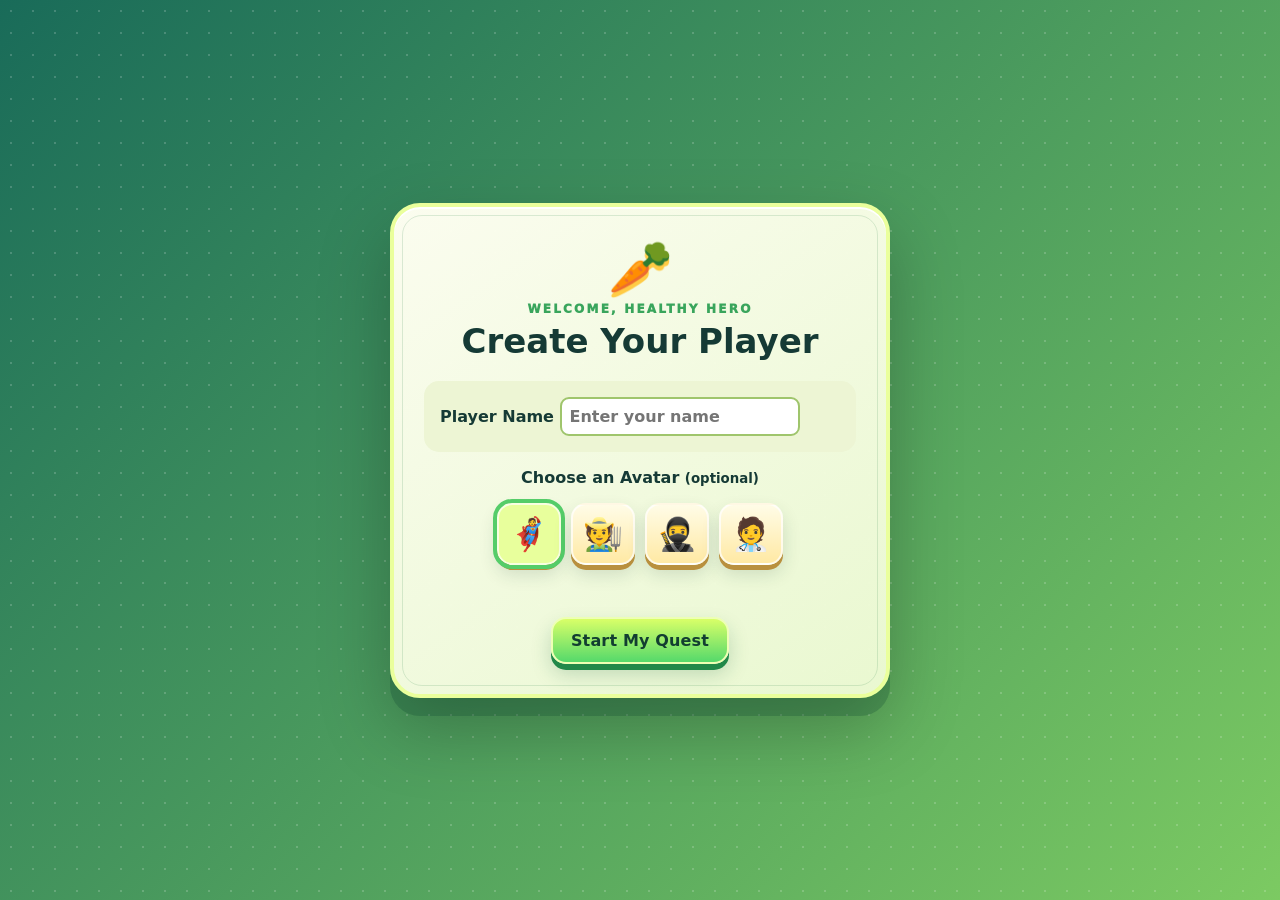
<file: index.html>
<!doctype html>
<html lang="en">
<head>
  <meta charset="utf-8">
  <meta name="viewport" content="width=device-width,initial-scale=1,maximum-scale=1,user-scalable=no">
  <meta name="theme-color" content="#173c38">
  <title>Nutrition Quest: Healthy Heroes</title>
  <link rel="stylesheet" href="style.css?v=20260725-1">
</head>
<body>
  <main id="app">
    <canvas id="game" aria-label="Nutrition Quest game canvas"></canvas>

    <section id="register" class="screen panel-screen">
      <div class="panel small register-panel">
        <div class="logo-mark">🥕</div><p class="eyebrow">WELCOME, HEALTHY HERO</p>
        <h2>Create Your Player</h2>
        <label>Player Name <input id="registerName" type="text" maxlength="20" placeholder="Enter your name" autocomplete="nickname"></label>
        <p class="avatar-title">Choose an Avatar <small>(optional)</small></p>
        <div id="avatarChoices" class="avatar-choices">
          <button class="avatar-choice selected" data-avatar="🦸">🦸</button><button class="avatar-choice" data-avatar="🧑‍🌾">🧑‍🌾</button><button class="avatar-choice" data-avatar="🥷">🥷</button><button class="avatar-choice" data-avatar="🧑‍⚕️">🧑‍⚕️</button>
        </div>
        <p id="registerError" class="form-error"></p><button id="registerBtn" class="primary">Start My Quest</button>
      </div>
    </section>

    <section id="menu" class="screen">
      <div class="menu-card">
        <div class="logo-mark">🥕</div>
        <p class="eyebrow">NUTRITION MONTH ADVENTURE</p>
        <h1>Nutrition Quest</h1>
        <h2>Healthy Heroes</h2>
        <p class="tagline">Rise healthy. Fight junk. Save the city.</p>
        <nav class="menu-buttons">
          <button data-action="modes" class="primary">▶ Play</button>
          <button data-action="levels">🗺 Level Select</button>
          <button data-action="scores">🏆 High Scores</button>
          <button data-action="global">🌍 Global Leaderboards</button>
          <button data-action="multiplayer">🤝 Online Co-op</button>
          <button data-action="roulette">🎰 Starter Roulette</button>
          <button id="progressionAdminButton" data-action="progressionAdmin" class="hidden">🔐 Progression Admin</button>
          <button data-action="how">❔ How To Play</button>
          <button data-action="settings">⚙ Settings</button>
          <button data-action="credits">★ Credits</button>
          <button data-action="exit">↪ Exit</button>
        </nav>
        <div id="bpCounter" class="bp-counter">BP 0</div><div id="saveSummary" class="save-summary"></div>
        <div class="mini-credits">Created by Francis Don Rellon<br>Development Assistance: <a href="http://Arena.ai" target="_blank">Arena.ai</a> and ChatGPT<br>Inspired by <a href="http://Survivor.io" target="_blank">Survivor.io</a></div>
      </div>
      <div class="menu-art" aria-hidden="true"><div class="hero-orb">🦸</div><div class="float-food f1">🍎</div><div class="float-food f2">🥦</div><div class="float-food f3">🥛</div></div>
    </section>

    <section id="modes" class="screen panel-screen"><div class="panel wide"><button class="back" data-back>← Back</button><p class="eyebrow">CHOOSE HOW TO PLAY</p><h2>Game Mode</h2><div class="mode-grid"><button id="classicMode" class="mode-card"><span>🗺️</span><b>Classic Mode</b><small>Survive the countdown, defeat the stage boss, and unlock the city.</small></button><button id="endlessMode" class="mode-card endless"><span>♾️</span><b>Endless Mode</b><small>No time limit. Boss every ten minutes, with random junk-food swarms. Survive as long as you can.</small></button></div></div></section>

    <section id="scores" class="screen panel-screen"><div class="panel wide"><button class="back" data-back>← Back</button><p class="eyebrow">PERSONAL RECORDS</p><h2>🏆 Hall of Healthy Heroes</h2><div id="scoreBoards" class="score-boards"></div></div></section>

    <section id="global" class="screen panel-screen"><div class="panel leaderboard-panel"><button class="back" data-back>← Back</button><p class="eyebrow">WORLDWIDE HEALTHY HEROES</p><h2>🌍 Global Leaderboards</h2><div class="leader-toolbar"><div id="leaderTabs"><button data-category="score" class="active">Endless Score</button><button data-category="survival">Longest Survival</button><button data-category="level">Highest Level</button><button data-category="bosses">Bosses Defeated</button></div><div class="leader-search"><input id="leaderSearch" placeholder="Search username"><button id="leaderSearchBtn">Search</button><button id="leaderRefresh">↻ Refresh</button></div></div><div id="leaderStatus" class="leader-status">Connect a Supabase project to enable worldwide rankings.</div><div id="leaderPodium" class="leader-podium"></div><div id="leaderList" class="leader-list"></div><div id="myGlobalRank"></div><small id="leaderUpdated"></small></div></section>

    <section id="multiplayer" class="screen panel-screen"><div class="panel multiplayer-panel"><button class="back" data-back>← Back</button><p class="eyebrow">SUPABASE REALTIME</p><h2>🤝 Online Co-op</h2><div id="mpConnection" class="mp-connection offline">● Offline</div><div class="mp-actions"><button id="mpCreate" class="primary">Create Room</button><div class="mp-join"><input id="mpRoomInput" maxlength="6" placeholder="ROOM CODE"><button id="mpJoin">Join Room</button></div></div><div id="mpLobby" class="mp-lobby hidden"><div class="room-code"><small>ROOM CODE</small><b id="mpRoomCode">------</b><button id="mpCopy">Copy Code</button></div><div id="mpPlayerList" class="mp-player-list"></div><div class="mp-lobby-actions"><button id="mpReady">Not Ready</button><button id="mpStart" class="primary hidden">Start Game</button><button id="mpLeave" class="danger">Leave Room</button></div><p id="mpLobbyMessage">Waiting for players…</p></div><p class="hint">2–3 players. The host controls enemies, bosses, loot and the world simulation. Each player controls their own hero and upgrades independently.</p></div></section>

    <section id="roulette" class="screen panel-screen"><div class="panel roulette-panel"><button class="back" data-back>← Back</button><p class="eyebrow">PERMANENT PROGRESSION</p><h2>🎰 Starter Weapon Roulette</h2><div class="roulette-balance">Battle Points <b id="rouletteBP">0 BP</b></div><div id="rouletteWindow" class="roulette-window"><div id="rouletteTrack">Choose Spin to reveal an exclusive starter weapon.</div></div><div class="roulette-actions"><button id="rouletteSpin" class="primary">Spin · 250 BP</button><button id="rouletteSkip">Skip Animation</button></div><div id="pityStatus" class="pity-status"></div><h3>Exclusive Collection</h3><div id="starterCollection" class="starter-collection"></div></div></section>

    <section id="progressionAdmin" class="screen panel-screen"><div class="panel wide progression-admin-panel"><button class="back" data-back>← Back</button><h2>🔐 Supabase Progression Administrator</h2><div class="admin-search"><input id="adminPlayerSearch" placeholder="Search player name"><button id="adminSearchButton">Search</button></div><select id="adminPlayerList" size="6"></select><div id="adminPlayerDetails"></div><div class="admin-control-grid"><input id="adminBPAmount" type="number" value="250" min="0"><button data-admin-action="add_bp">Add BP</button><button data-admin-action="remove_bp">Remove BP</button><button data-admin-action="set_bp">Set BP</button><button data-admin-action="reset_bp">Reset BP</button><select id="adminStarterWeapon"></select><input id="adminStarRank" type="number" min="0" max="5" value="5"><button data-admin-action="unlock">Unlock Weapon</button><button data-admin-action="lock">Lock Weapon</button><button data-admin-action="star">Set Star Rank</button><button data-admin-action="grant_mythic">Grant Mythic</button><button data-admin-action="reset_progression" class="danger">Reset Progression</button><button data-admin-action="ban" class="danger">Ban Player</button><button data-admin-action="unban">Unban Player</button></div><p class="hint">Every action is server-verified and recorded in the administrator log.</p></div></section>

    <section id="starterSelectModal" class="overlay hidden"><div class="modal starter-select-modal"><p class="eyebrow">CHOOSE ONE EXCLUSIVE STARTER</p><h2>Select Your Starter Weapon</h2><p>This dedicated weapon does not consume a normal weapon slot.</p><div id="starterSelectGrid" class="starter-select-grid"></div><button id="starterSelectCancel">Cancel</button></div></section>

    <section id="starterReveal" class="overlay hidden"><div class="modal starter-reveal-modal"><p id="revealRarity"></p><div id="revealIcon"></div><h2 id="revealName"></h2><p id="revealDuplicate"></p><div id="revealStars"></div><button id="revealClose" class="primary">Continue</button></div></section>

    <section id="levels" class="screen panel-screen">
      <div class="panel wide"><button class="back" data-back>← Back</button><p class="eyebrow">CHOOSE YOUR MISSION</p><h2>Level Select</h2><div id="levelGrid" class="level-grid"></div></div>
    </section>

    <section id="how" class="screen panel-screen">
      <div class="panel"><button class="back" data-back>← Back</button><h2>How To Play</h2>
        <div class="help-grid">
          <article><b>⌨ Move</b><p>Use WASD or Arrow Keys. Your hero attacks automatically.</p></article>
          <article><b>💨 Dash</b><p>Press Space to dash with brief invulnerability.</p></article>
          <article><b>⬆ Grow</b><p>Collect green XP orbs. Pick one of three upgrades each level.</p></article>
          <article><b>👑 Win</b><p>Survive the timer, then defeat the stage boss.</p></article>
          <article><b>🧠 Learn</b><p>Answer nutrition quizzes for healing, XP and score.</p></article>
          <article><b>⏸ Pause</b><p>Press Escape or P. Touch controls appear on mobile.</p></article>
        </div><p class="hint">Tip: evolved weapons require a max-level weapon and its matching passive.</p>
      </div>
    </section>

    <section id="settings" class="screen panel-screen">
      <div class="panel small"><button class="back" data-back>← Back</button><h2>Settings</h2>
        <label>Player Name <input id="settingsName" type="text" maxlength="20"></label>
        <button id="saveName">Save Player Name</button>
        <button id="changePlayer" class="change-player">👤 Change Player / New User</button>
        <label>Music <input id="musicToggle" type="checkbox"></label>
        <label>Sound Effects <input id="sfxToggle" type="checkbox"></label>
        <label>Screen Shake <input id="shakeToggle" type="checkbox"></label>
        <label>Master Volume <input id="volume" type="range" min="0" max="1" step="0.05"></label>
        <h3>Mobile Joystick</h3>
        <label>Joystick Size <input id="joystickSize" type="range" min="80" max="180" step="5"></label>
        <label>Joystick Opacity <input id="joystickOpacity" type="range" min="0.2" max="1" step="0.05"></label>
        <button id="adjustJoystick">Drag Joystick Position</button><button id="resetJoystick">Reset Joystick Position</button>
        <button id="resetSave" class="danger">Reset Save Data</button>
      </div>
    </section>

    <section id="credits" class="screen panel-screen"><div class="panel small credits-panel"><button class="back" data-back>← Back</button><div class="credits-scroll"><p class="eyebrow">NUTRITION QUEST</p><h2>Healthy Heroes</h2><h3>Created by</h3><p class="credit-name">Francis Don Rellon</p><h3>Development Assistance</h3><p><a href="http://Arena.ai" target="_blank">Arena.ai</a><br>ChatGPT</p><h3>Inspired by</h3><p><a href="http://Survivor.io" target="_blank">Survivor.io</a></p><hr><p>An original educational survival adventure created with vanilla HTML, CSS, JavaScript and Canvas.</p><p>Graphics and sound are generated in real time.</p><p class="hint">Eat a varied diet, drink water, and stay active!</p></div></div></section>

    <section id="hud" class="hidden">
      <div class="hud-top"><div class="player-cluster"><div id="hudPlayer" class="hud-player"></div><div class="health-shell"><span>❤</span><div class="bar"><i id="hpBar"></i><em id="hpText"></em></div></div><div class="top-progress"><div class="level-badge">LV <b id="playerLevel">1</b></div><div class="xp-wrap"><span>XP <b id="xpText">0 / 1</b></span><div class="bar"><i id="xpBar"></i></div></div></div></div><div class="stage-info"><b id="stageText"></b><span id="timerText"></span><small id="bossWarning"></small></div><div class="score-box">SCORE <b id="scoreText">0</b><small id="endlessStats"></small></div></div>
      <div id="bossHud" class="boss-hud hidden"><span id="bossName"></span><div class="bar boss"><i id="bossBar"></i></div></div>
      <div id="weaponTray" aria-label="Equipped weapons"></div>
      <div class="hud-bottom"><div id="dashHud" class="dash-hud">SPACE <i></i></div><button id="pauseBtn">Ⅱ</button></div>
    </section>

    <section id="choiceModal" class="overlay hidden"><div class="modal"><p class="eyebrow">LEVEL UP!</p><h2>Choose an Upgrade</h2><div id="choices" class="choices"></div></div></section>
    <section id="quizModal" class="overlay hidden"><div class="modal quiz"><div class="quiz-timer"><b id="quizTimerText">5.0</b><i id="quizTimerBar"></i></div><p class="eyebrow">NUTRITION CHALLENGE</p><h2 id="quizQuestion"></h2><div id="quizAnswers" class="quiz-answers"></div><p id="quizFeedback"></p></div></section>
    <section id="pauseModal" class="overlay hidden"><div class="modal small"><h2>Game Paused</h2><button id="resumeBtn" class="primary">Resume</button><button id="quitBtn">Quit to Menu</button></div></section>
    <section id="resultModal" class="overlay hidden"><div class="modal result"><div id="resultIcon">🏆</div><h2 id="resultTitle"></h2><p id="resultBody"></p><div id="resultStats"></div><button id="continueBtn" class="primary">Continue</button><button id="resultMenuBtn">Main Menu</button><button id="resultScoresBtn">High Scores</button></div></section>

    <div id="touchControls" class="hidden"><div id="joystick"><i></i></div><button id="dashTouch">DASH</button></div>
    <div id="toast"></div>
  </main>
  <script src="leaderboard-config.js"></script>
  <script src="multiplayer-v4.js?v=20260725-2"></script>
  <script src="quiz-questions.js?v=20260725-1"></script>
  <script src="script.js?v=20260725-2"></script>
  <script src="starter-gacha.js?v=20260725-2"></script>
  <script src="developer-admin.js?v=20260725-1"></script>
</body>
</html>
</file>
<file: style.css>
/* Nutrition Quest — responsive interface */
:root{--ink:#153a35;--green:#36c96d;--lime:#baf24a;--cream:#fff9dc;--orange:#ff9d3d;--red:#ef5064;--blue:#4ec9e8;--panel:rgba(255,255,244,.96)}
*{box-sizing:border-box}html,body,#app{margin:0;width:100%;height:100%;overflow:hidden;font-family:system-ui,-apple-system,"Segoe UI",sans-serif;color:var(--ink)}body{background:#123c36}button,input{font:inherit}button{border:2px solid rgba(255,255,255,.7);cursor:pointer;color:var(--ink);font-weight:900;background:linear-gradient(180deg,#fffce7,#ffe9a4);border-radius:15px;padding:12px 18px;box-shadow:0 5px 0 #b9903e,0 9px 18px rgba(29,67,53,.16);transition:.12s transform,.12s filter,.12s box-shadow;letter-spacing:.15px}button:hover{filter:brightness(1.06) saturate(1.08);transform:translateY(-2px);box-shadow:0 7px 0 #b9903e,0 13px 22px rgba(29,67,53,.2)}button:active{transform:translateY(3px);box-shadow:0 2px 0 #b9903e}.primary{color:#123e31;background:linear-gradient(180deg,#d9ff68,#55d96b);border-color:#edffb4;box-shadow:0 6px 0 #218849,0 10px 20px rgba(18,99,61,.22)}.danger{background:#ff7882;box-shadow:0 5px 0 #b8364e;color:white}canvas{position:absolute;inset:0;width:100%;height:100%;background:#74cb7c}.screen{position:absolute;inset:0;display:none;z-index:10}.screen.active{display:flex}#menu{align-items:center;justify-content:center;gap:6vw;background:radial-gradient(circle at 70% 35%,rgba(225,255,135,.78),transparent 32%),linear-gradient(135deg,#1f8067,#4dcf79 55%,#d6e85f);overflow:hidden}.screen:before{content:"";position:absolute;inset:0;opacity:.18;background-image:radial-gradient(#fff 1.3px,transparent 1.3px);background-size:22px 22px}.menu-card,.panel{position:relative;z-index:2;background:linear-gradient(145deg,rgba(255,255,242,.98),rgba(239,251,213,.96));border:4px solid #eaff9c;border-radius:30px;box-shadow:inset 0 2px 0 #fff,0 18px 0 rgba(12,65,47,.24),0 30px 70px rgba(0,0,0,.25);padding:30px;max-height:94vh;overflow:auto}.menu-card:after,.panel:after{content:"";position:absolute;inset:8px;border:1px solid rgba(70,147,91,.18);border-radius:20px;pointer-events:none}.menu-card{width:min(430px,92vw);text-align:center}.logo-mark{font-size:52px;filter:drop-shadow(0 5px 0 #ffcb45);animation:bob 2s ease-in-out infinite}.eyebrow{font-size:12px;font-weight:1000;letter-spacing:2.2px;color:#39a55c;margin:4px}.menu-card h1{font-size:clamp(38px,6vw,62px);line-height:.9;margin:8px 0;color:#1b7358;text-shadow:0 3px #bff06d}.menu-card h2{margin:4px;color:#ee7745}.tagline{font-weight:700}.menu-buttons{display:grid;grid-template-columns:1fr 1fr;gap:10px}.menu-buttons .primary{grid-column:1/-1;font-size:19px}.save-summary{font-size:12px;margin-top:15px;color:#608078}.menu-art{position:relative;width:320px;height:440px}.hero-orb{position:absolute;inset:70px 15px auto;font-size:190px;text-align:center;filter:drop-shadow(0 25px 8px rgba(0,0,0,.25));animation:bob 2.3s ease-in-out infinite}.float-food{position:absolute;font-size:55px;animation:float 3s ease-in-out infinite}.f1{top:20px;left:0}.f2{right:0;top:110px;animation-delay:-1s}.f3{bottom:20px;left:20px;animation-delay:-2s}@keyframes bob{50%{transform:translateY(-9px)}}@keyframes float{50%{transform:translateY(-18px) rotate(9deg)}}.panel-screen{align-items:center;justify-content:center;background:linear-gradient(135deg,#196b59,#7cca62)}.panel{width:min(780px,94vw)}.panel.wide{width:min(1050px,96vw)}.panel.small{width:min(500px,92vw)}.panel h2{font-size:34px;margin:5px 0 20px}.back{float:right;padding:8px 13px}.level-grid{display:grid;grid-template-columns:repeat(5,1fr);gap:12px}.level-card{min-height:132px;padding:12px;color:white;text-align:left;position:relative;overflow:hidden;box-shadow:0 5px 0 rgba(0,0,0,.24)}.level-card b{font-size:30px;display:block}.level-card span{display:block;font-size:12px}.level-card.locked{filter:grayscale(.8);opacity:.65}.level-card .lock{position:absolute;right:10px;bottom:6px;font-size:25px}.help-grid{display:grid;grid-template-columns:1fr 1fr;gap:12px}.help-grid article{padding:15px;border-radius:16px;background:#eef8d0}.help-grid p{margin:5px 0;font-size:14px}.hint{padding:12px;background:#d9f6eb;border-radius:12px}.panel label{display:flex;align-items:center;justify-content:space-between;padding:16px;margin:9px 0;border-radius:15px;background:#edf5d4;font-weight:800}.panel input[type=checkbox]{width:24px;height:24px}.panel input[type=range]{width:55%}
/* HUD */
#hud{position:absolute;inset:0;z-index:5;color:white;pointer-events:none;text-shadow:0 2px 2px #173a37}#hud.hidden,.hidden{display:none!important}.hud-top{display:flex;align-items:flex-start;justify-content:space-between;padding:16px;gap:15px}.health-shell{display:flex;align-items:center;gap:8px;width:min(330px,33vw);font-size:24px}.bar{height:20px;position:relative;background:rgba(9,31,30,.7);border:3px solid white;border-radius:20px;overflow:hidden;flex:1;box-shadow:0 3px 7px rgba(0,0,0,.3)}.bar i{display:block;width:100%;height:100%;background:linear-gradient(90deg,#e94655,#ff8d6e);transition:width .2s}.bar em{position:absolute;inset:0;text-align:center;font-size:11px;font-style:normal}.stage-info{text-align:center;background:rgba(15,54,48,.75);padding:8px 22px;border-radius:16px}.stage-info span,.stage-info b{display:block}.stage-info span{font-size:25px;font-weight:900}.score-box{text-align:right;background:rgba(15,54,48,.75);padding:8px 14px;border-radius:14px;font-size:11px}.score-box b{font-size:20px;display:block}.boss-hud{width:min(700px,70vw);margin:5px auto;text-align:center;font-weight:1000}.bar.boss{height:25px}.bar.boss i{background:linear-gradient(90deg,#bb1e45,#ff6d36)}.hud-bottom{position:absolute;bottom:15px;left:15px;right:15px;display:flex;align-items:center;gap:10px}.level-badge{background:#245f53;border:3px solid white;border-radius:50%;padding:12px}.xp-wrap{display:flex;align-items:center;gap:8px;width:min(430px,50vw)}.xp-wrap .bar{height:15px}.xp-wrap .bar i{background:linear-gradient(90deg,#58e3cc,#bdf55d)}.dash-hud{margin-left:auto;background:rgba(15,54,48,.8);padding:8px;border-radius:9px;font-size:10px}.dash-hud i{display:block;height:4px;background:#52e2df;width:100%;margin-top:4px}#pauseBtn{pointer-events:auto;padding:8px 12px}.weapon-tray{}.weapon-icon,#weaponTray>div{display:inline-block;margin:3px;padding:4px 8px;border:2px solid transparent;border-radius:8px;background:rgba(12,52,43,.88);color:white;font-size:12px}.weapon-icon.evolved,#weaponTray>div.evolved{color:#fff7b0;border-color:#ffd83d;background:linear-gradient(135deg,#75510d,#c78b18);text-shadow:0 1px 2px #4d3100;animation:evolvedGlow 1.25s ease-in-out infinite alternate}@keyframes evolvedGlow{from{box-shadow:0 0 7px #e8a917;transform:translateY(0)}to{box-shadow:0 0 18px #fff06a,0 0 5px #fff inset;transform:translateY(-1px)}}
.overlay{position:absolute;inset:0;z-index:20;display:flex;align-items:center;justify-content:center;background:rgba(7,29,30,.68);backdrop-filter:blur(4px)}.modal{background:#fffbe3;border:4px solid #c8f275;border-radius:27px;padding:28px;width:min(900px,94vw);text-align:center;box-shadow:0 20px 70px #082c27}.modal.small{width:min(420px,90vw)}.modal h2{margin:8px}.choices{display:grid;grid-template-columns:repeat(3,1fr);gap:14px}.choice{min-height:190px;text-align:center;background:linear-gradient(#fff,#e5f5c3);border:3px solid #b5d768;box-shadow:0 6px 0 #7ba443}.choice .icon{font-size:48px}.choice b,.choice span{display:block}.choice small{display:block;margin-top:8px;font-weight:500}.rare{background:linear-gradient(135deg,#fff0a6,#ecb8ff)!important;border-color:#ffbe3e!important}.evolution-choice{position:relative;background:linear-gradient(135deg,#fff9bd,#ffd34e)!important;border-color:#e69a13!important;box-shadow:0 6px 0 #a96908,0 0 24px rgba(255,202,39,.75)!important}.evolution-choice:after{content:'⭐ LEVEL 6';display:block;margin-top:10px;color:#8a5600;font-size:11px;letter-spacing:1px}.quiz-answers{display:grid;grid-template-columns:1fr 1fr;gap:10px}.quiz-answers button{min-height:60px}.result #resultIcon{font-size:70px}.result #resultStats{background:#eaf5cf;padding:12px;border-radius:12px;margin:12px}#toast{position:absolute;z-index:30;left:50%;top:18%;transform:translate(-50%,-20px);opacity:0;background:#123d37;color:white;padding:10px 20px;border-radius:20px;font-weight:800;transition:.3s;pointer-events:none}#toast.show{opacity:1;transform:translate(-50%,0)}
#touchControls{position:absolute;z-index:8;inset:0;pointer-events:none}#joystick{position:absolute;left:25px;bottom:70px;width:120px;height:120px;background:rgba(255,255,255,.2);border:3px solid rgba(255,255,255,.5);border-radius:50%;pointer-events:auto}#joystick i{position:absolute;width:48px;height:48px;background:rgba(255,255,255,.75);border-radius:50%;left:33px;top:33px}#dashTouch{position:absolute;right:30px;bottom:80px;width:80px;height:80px;border-radius:50%;pointer-events:auto;background:#62e6d4}
@media(max-width:760px){.menu-art{display:none}.menu-card{padding:20px}.level-grid{grid-template-columns:repeat(2,1fr)}.help-grid{grid-template-columns:1fr}.choices{grid-template-columns:1fr}.choice{min-height:110px}.modal{max-height:92vh;overflow:auto}.quiz-answers{grid-template-columns:1fr}.health-shell{width:42vw}.stage-info{padding:7px}.score-box{display:none}}@media(pointer:coarse){#touchControls.game-on{display:block!important}}

/* Registration, modes, records, and Endless Mode */
.register-panel{text-align:center}.register-panel label{display:block;text-align:left}.register-panel input,.panel #settingsName{width:60%;border:2px solid #9fc56c;border-radius:9px;padding:8px;background:white}.avatar-title{font-weight:900}.avatar-choices{display:flex;justify-content:center;gap:10px;margin:12px}.avatar-choice{font-size:32px;padding:10px}.avatar-choice.selected{outline:4px solid #55cd69;background:#e8ff9c}.form-error{color:#d63f52;min-height:20px;font-weight:800}.mini-credits{margin-top:14px;padding-top:10px;border-top:1px solid #b9d498;font-size:10px;line-height:1.5}.mini-credits a,.credits-panel a{color:#16815d;font-weight:900}.mode-grid,.score-boards{display:grid;grid-template-columns:1fr 1fr;gap:18px}.mode-card{min-height:250px;display:flex;flex-direction:column;justify-content:center;align-items:center;gap:12px;background:linear-gradient(145deg,#eaffaf,#61dc7d)}.mode-card.endless{background:linear-gradient(145deg,#d7d0ff,#7d72df);color:#fff}.mode-card span{font-size:70px}.mode-card b{font-size:25px}.mode-card small{max-width:280px}.score-board{background:#eff8d8;border:3px solid #bad76f;border-radius:20px;padding:18px}.score-board.endless{background:#ece9ff;border-color:#9b8dea}.score-board h3{font-size:24px}.record-row{display:flex;justify-content:space-between;padding:10px;border-bottom:1px solid rgba(39,83,65,.18)}.record-row b{color:#18885b}.hud-player{display:inline-block;margin:0 0 5px 32px;padding:4px 10px;background:rgba(15,54,48,.78);border-radius:12px;font-weight:900}.score-box small{display:block;white-space:pre-line;line-height:1.4}.stage-info #bossWarning{display:block;color:#ffe566;font-weight:1000;animation:warningPulse .6s alternate infinite}@keyframes warningPulse{to{transform:scale(1.08);color:#ff8c6b}}.new-record{color:#ffb900;font-size:26px;font-weight:1000;animation:recordPop .6s ease-in-out alternate infinite}@keyframes recordPop{from{transform:scale(.9);text-shadow:0 0 2px #fff}to{transform:scale(1.08);text-shadow:0 0 16px #ffe24c}}.credits-panel{overflow:hidden!important}.credits-scroll{padding:15px;text-align:center;animation:creditsRise 1s ease-out}.credits-scroll h3{margin-top:28px;color:#3b9d61}.credit-name{font-size:25px;font-weight:1000;color:#e76d3d}@keyframes creditsRise{from{opacity:0;transform:translateY(35px)}to{opacity:1;transform:none}}@media(max-width:650px){.mode-grid,.score-boards{grid-template-columns:1fr}.mode-card{min-height:180px}.mode-card span{font-size:48px}.hud-player{font-size:11px;margin-left:0}.register-panel input,.panel #settingsName{width:55%}}
/* Online global leaderboard */
.leaderboard-panel{width:min(1120px,97vw);height:min(900px,95vh);overflow:hidden;display:flex;flex-direction:column}.leader-toolbar{display:flex;justify-content:space-between;gap:12px;flex-wrap:wrap}.leader-toolbar button{padding:8px 11px}.leader-toolbar button.active{background:#54d678;color:#123d34;outline:3px solid #baff72}.leader-search{display:flex;gap:7px}.leader-search input{border:2px solid #8ebd76;border-radius:12px;padding:8px;min-width:180px}.leader-status{text-align:center;padding:9px;color:#668078}.leader-status.loading:before{content:'🥕';display:inline-block;margin-right:8px;animation:leaderSpin .7s linear infinite}@keyframes leaderSpin{to{transform:rotate(360deg)}}.leader-podium{display:grid;grid-template-columns:repeat(3,1fr);align-items:end;gap:12px;margin:8px 0}.podium-card{text-align:center;border-radius:18px;padding:14px;color:#293f38;background:linear-gradient(#fff4ad,#e8b52c);border:3px solid #ffe36c}.podium-card:nth-child(1){order:2;min-height:150px}.podium-card:nth-child(2){order:1;background:linear-gradient(#fff,#b9c6c8)}.podium-card:nth-child(3){order:3;background:linear-gradient(#ffd5a1,#c47a3c)}.podium-card .avatar{font-size:38px}.podium-card b,.podium-card span{display:block}.leader-list{overflow:auto;flex:1;background:rgba(238,248,218,.75);border-radius:15px}.leader-row{display:grid;grid-template-columns:55px minmax(150px,1fr) minmax(105px,.75fr) repeat(4,minmax(80px,.6fr)) 105px;align-items:center;gap:8px;padding:10px 12px;border-bottom:1px solid #cbd9ad;font-size:13px}.leader-row.header{position:sticky;top:0;background:#2a755f;color:white;font-weight:900;z-index:2}.leader-row.current{background:#fff1a8;outline:2px solid #f0b927}.leader-player{font-weight:900}.leader-player i{font-size:23px;font-style:normal;margin-right:7px}#myGlobalRank{font-weight:900;text-align:center;padding:7px;color:#27765b}#leaderUpdated{text-align:right;color:#6a7d76}@media(max-width:720px){.leader-row{grid-template-columns:42px 1fr 80px}.leader-row>*:nth-child(n+4):not(:last-child){display:none}.leader-podium{gap:5px}.podium-card{padding:7px;font-size:11px}.leader-search{width:100%}.leader-search input{min-width:0;flex:1}}
.change-player{width:100%;margin:10px 0;background:linear-gradient(#d8f4ff,#8fd7ee);box-shadow:0 5px 0 #5599b2}
/* Supabase Realtime co-op lobby and teammate HUD */
.multiplayer-panel{width:min(760px,95vw)}.mp-connection{float:right;margin-top:-55px;padding:7px 12px;border-radius:15px;font-weight:900}.mp-connection.online{background:#d9f8bd;color:#187448}.mp-connection.connecting{background:#fff0ae;color:#97620c}.mp-connection.offline{background:#ffd1d5;color:#a32942}.mp-actions{display:grid;grid-template-columns:1fr 1fr;gap:15px}.mp-join{display:flex;gap:7px}.mp-join input{width:100%;text-transform:uppercase;letter-spacing:4px;text-align:center;border:3px solid #95c269;border-radius:13px;font-weight:1000}.mp-lobby{margin-top:18px;padding:18px;background:#eaf6cf;border-radius:20px}.room-code{text-align:center}.room-code small,.room-code b{display:block}.room-code b{font-size:40px;letter-spacing:8px;color:#216c55}.mp-player-list{display:grid;gap:8px;margin:15px 0}.mp-player{display:grid;grid-template-columns:42px 1fr auto auto;align-items:center;background:white;border:2px solid #bfd98a;border-radius:13px;padding:8px}.mp-player .avatar{font-size:26px}.mp-player .host{color:#b87800}.mp-player .ready{color:#198b4e}.mp-lobby-actions{display:flex;justify-content:center;gap:10px;flex-wrap:wrap}.teammate-hud{position:absolute;left:15px;top:90px;z-index:7;pointer-events:none}.teammate-card{min-width:170px;margin:5px;padding:6px 9px;background:rgba(10,50,43,.82);color:#fff;border-left:5px solid var(--pc,#65e088);border-radius:9px;font-size:11px}.teammate-card b{display:block}.teammate-card .mini-hp{height:5px;background:#263d39;border-radius:5px;overflow:hidden}.teammate-card .mini-hp i{display:block;height:100%;background:#63e77c}.offscreen-indicator{position:absolute;z-index:6;color:#fff;background:#174c42;border:2px solid var(--pc,#fff);border-radius:16px;padding:4px 8px;font-size:11px;font-weight:900;pointer-events:none}@media(max-width:600px){.mp-actions{grid-template-columns:1fr}.mp-connection{float:none;margin:0 0 10px;display:inline-block}}
/* Automatic resolution, aspect-ratio, safe-area, and orientation support */
html,body{width:100%;height:100%;height:100dvh;overscroll-behavior:none}body{touch-action:none}#app{width:var(--app-width,100vw);height:var(--app-height,100dvh);max-width:100vw;max-height:100dvh}canvas{width:100%;height:100%;image-rendering:auto}.hud-top{padding-top:max(12px,env(safe-area-inset-top));padding-left:max(12px,env(safe-area-inset-left));padding-right:max(12px,env(safe-area-inset-right))}.hud-bottom{bottom:max(12px,env(safe-area-inset-bottom));left:max(12px,env(safe-area-inset-left));right:max(12px,env(safe-area-inset-right))}#weaponTray{max-width:calc(100vw - 24px);display:flex;flex-wrap:wrap;gap:2px;padding:0 max(8px,env(safe-area-inset-left));pointer-events:none}#weaponTray>div{white-space:nowrap}.panel-screen{padding:max(8px,env(safe-area-inset-top)) max(8px,env(safe-area-inset-right)) max(8px,env(safe-area-inset-bottom)) max(8px,env(safe-area-inset-left))}
@media(max-width:900px),(max-height:650px){.hud-top{padding:8px;gap:7px}.health-shell{width:min(280px,38vw)}.stage-info{padding:6px 12px}.stage-info span{font-size:20px}.hud-player{margin-left:18px;font-size:11px}.score-box{padding:6px 9px}.score-box b{font-size:16px}#weaponTray>div{font-size:10px;padding:3px 5px}.hud-bottom{bottom:8px}.level-badge{padding:9px}.menu-card,.panel{max-height:calc(var(--app-height,100dvh) - 16px)}}
@media(max-width:560px){.hud-top{align-items:flex-start}.health-shell{width:46vw}.health-shell>span{display:none}.stage-info{position:absolute;left:50%;transform:translateX(-50%);max-width:42vw}.stage-info b{font-size:9px}.stage-info span{font-size:17px}.hud-player{margin-left:0;max-width:43vw;overflow:hidden;text-overflow:ellipsis;white-space:nowrap}.xp-wrap{width:55vw}.dash-hud{font-size:8px}#weaponTray{max-height:58px;overflow:hidden}.boss-hud{width:88vw}.menu-buttons{grid-template-columns:1fr 1fr}}
@media(orientation:portrait) and (max-width:700px){#touchControls.game-on{display:block!important}.mode-card{min-height:145px}.level-card{min-height:105px}.choices{gap:8px}.choice{min-height:100px}}
/* Refined top progression HUD and bottom weapon bar */
.player-cluster{width:min(380px,36vw)}.top-progress{display:flex;align-items:center;gap:8px;margin-top:6px}.top-progress .level-badge{flex:0 0 auto;padding:6px 9px;border-radius:10px;font-size:11px}.top-progress .xp-wrap{width:auto;flex:1;display:block}.top-progress .xp-wrap>span{display:flex;justify-content:space-between;font-size:9px;margin:0 5px 2px}.top-progress .xp-wrap .bar{width:100%;height:11px}
#weaponTray{position:absolute;left:50%;bottom:max(62px,calc(env(safe-area-inset-bottom) + 55px));transform:translateX(-50%);width:min(1040px,calc(100vw - 150px));max-width:none;display:flex;flex-wrap:nowrap;gap:6px;padding:6px;overflow-x:auto;overflow-y:hidden;background:rgba(10,43,38,.66);border:1px solid rgba(218,255,160,.38);border-radius:14px;scrollbar-width:thin;pointer-events:auto;backdrop-filter:blur(3px)}#weaponTray .weapon-slot{position:relative;flex:0 0 132px;min-height:45px;display:grid;grid-template-columns:31px 1fr;grid-template-rows:1fr 1fr;padding:4px 6px;border:1px solid rgba(255,255,255,.24);border-radius:9px;background:rgba(15,62,52,.9);overflow:hidden;text-shadow:0 1px 2px #102e29}#weaponTray .weapon-slot.evolved{border:2px solid #ffd83d;background:linear-gradient(135deg,#6e4d0d,#b77d16);animation:evolvedGlow 1.25s ease-in-out infinite alternate}#weaponTray .weapon-slot-icon{grid-row:1/3;font-size:25px;align-self:center;text-align:center}#weaponTray .weapon-slot-name{font-size:9px;font-weight:900;white-space:nowrap;overflow:hidden;text-overflow:ellipsis}#weaponTray .weapon-slot b{font-size:8px;color:#dfffa9}.weapon-cooldown{position:absolute;left:0;right:0;bottom:0;height:3px;background:#142d29}.weapon-cooldown i{display:block;height:100%;width:100%;background:#6af0c8;transition:width .08s linear}
/* Timed nutrition challenge */
.quiz-timer{position:relative;height:28px;margin:-12px auto 12px;width:min(420px,90%);background:#173d36;border:3px solid #fff;border-radius:16px;overflow:hidden}.quiz-timer i{position:absolute;inset:0 auto 0 0;width:100%;background:linear-gradient(90deg,#52dd76,#c7f253);transition:width .08s linear}.quiz-timer i.danger{background:linear-gradient(90deg,#ff4f67,#ffb243)}.quiz-timer b{position:relative;z-index:2;display:block;color:#fff;line-height:22px;text-shadow:0 1px 2px #000}.quiz-answers button.correct{background:#70e789!important;outline:3px solid #249d55}.quiz-answers button.wrong{background:#ff7783!important;color:#fff;outline:3px solid #bd2947}
/* Mobile joystick customization */
#touchControls.adjusting{display:block!important;background:rgba(8,35,32,.28);pointer-events:none}#touchControls.adjusting:before{content:'DRAG JOYSTICK · PRESS FINISH WHEN DONE';position:absolute;top:18px;left:50%;transform:translateX(-50%);padding:8px 14px;border-radius:14px;background:#123f37;color:#fff;font-weight:900;white-space:nowrap}#touchControls.adjusting #joystick{pointer-events:auto!important;outline:4px dashed #eaff78;cursor:move}#touchControls.adjusting #dashTouch{display:none}#joystick{transition:opacity .15s}
@media(max-width:900px){.player-cluster{width:min(330px,43vw)}#weaponTray{width:calc(100vw - 105px);bottom:max(58px,calc(env(safe-area-inset-bottom) + 52px))}#weaponTray .weapon-slot{flex-basis:112px}}
@media(max-width:560px){.player-cluster{width:45vw}.top-progress{gap:4px}.top-progress .level-badge{padding:4px 6px}.top-progress .xp-wrap>span{font-size:8px}#weaponTray{left:6px;right:70px;transform:none;width:auto;padding:4px;bottom:max(58px,calc(env(safe-area-inset-bottom) + 54px))}#weaponTray .weapon-slot{flex-basis:98px;grid-template-columns:25px 1fr;min-height:39px}.weapon-slot-icon{font-size:21px!important}.weapon-slot-name{font-size:8px!important}}
/* Compact roguelike build HUD: equipped weapons above passive items */
#weaponTray{position:absolute;left:50%;right:auto;bottom:max(58px,calc(env(safe-area-inset-bottom) + 52px));transform:translateX(-50%);width:auto;max-width:94vw;display:flex;flex-direction:column;align-items:center;gap:4px;padding:0;margin:0;overflow:visible;background:none;border:0;border-radius:0;box-shadow:none;backdrop-filter:none;pointer-events:none}
#weaponTray>div.build-row{display:flex;margin:0;padding:0;gap:6px;align-items:center;justify-content:center;flex-wrap:wrap;background:none;border:0;border-radius:0;box-shadow:none;max-width:94vw}
#weaponTray .build-slot{position:relative;display:flex;flex-direction:column;align-items:center;justify-content:center;width:46px;height:46px;flex:0 0 46px;margin:0;padding:2px;color:#fff;background:rgba(15,57,50,.9);border:2px solid rgba(235,255,219,.75);border-radius:10px;box-shadow:0 3px 8px rgba(0,0,0,.3);text-shadow:0 1px 2px #102e29;overflow:visible}
#weaponTray .build-slot span{font-size:23px;line-height:24px}#weaponTray .build-slot b{font-size:8px;line-height:10px;white-space:nowrap}#weaponTray .weapon-build-slot.evolved{border-color:#ffd83d;background:linear-gradient(145deg,rgba(111,75,10,.96),rgba(184,125,20,.96));box-shadow:0 0 10px rgba(255,216,61,.85),0 3px 8px rgba(0,0,0,.35);animation:evolvedGlow 1.25s ease-in-out infinite alternate}#weaponTray .weapon-build-slot em{position:absolute;right:-4px;top:-7px;color:#fff06a;font-size:14px;font-style:normal;filter:drop-shadow(0 1px 2px #6d4300)}#weaponTray .passive-build-row{gap:5px!important}#weaponTray .passive-build-slot{width:39px;height:39px;flex-basis:39px;border-color:#e6edf1;background:rgba(243,248,244,.94);color:#23463d;text-shadow:none;border-radius:9px}#weaponTray .passive-build-slot span{font-size:19px;line-height:20px}#weaponTray .passive-build-slot b{font-size:7px}.build-changed{animation:buildSlotPop .42s cubic-bezier(.2,1.8,.4,1)}#weaponTray .evolved.build-changed{animation:buildSlotPop .42s cubic-bezier(.2,1.8,.4,1),evolvedGlow 1.25s .42s ease-in-out infinite alternate}@keyframes buildSlotPop{0%{opacity:0;transform:scale(.35) translateY(12px)}65%{opacity:1;transform:scale(1.18) translateY(-3px)}100%{transform:scale(1) translateY(0)}}
@media(max-width:700px){#weaponTray{max-width:calc(100vw - 90px);bottom:max(56px,calc(env(safe-area-inset-bottom) + 52px))}#weaponTray>div.build-row{gap:4px;max-width:calc(100vw - 90px)}#weaponTray .build-slot{width:39px;height:39px;flex-basis:39px;border-radius:8px}#weaponTray .build-slot span{font-size:19px;line-height:20px}#weaponTray .build-slot b{font-size:7px}#weaponTray .passive-build-slot{width:34px;height:34px;flex-basis:34px}#weaponTray .passive-build-slot span{font-size:16px}}
@media(max-height:600px){#weaponTray .build-slot{width:36px;height:36px;flex-basis:36px}#weaponTray .passive-build-slot{width:31px;height:31px;flex-basis:31px}#weaponTray .build-slot span{font-size:17px}}
/* Final compact Survivor-style weapon HUD — six equipped slots, no panel */
#weaponTray{position:absolute;left:50%;right:auto;bottom:max(58px,calc(env(safe-area-inset-bottom) + 52px));transform:translateX(-50%);width:max-content;max-width:calc(100vw - 110px);height:auto;display:flex;flex-direction:row;align-items:center;justify-content:center;flex-wrap:nowrap;gap:8px;padding:0;margin:0;overflow:visible;background:transparent;border:0;border-radius:0;box-shadow:none;backdrop-filter:none;pointer-events:none}
#weaponTray>div.compact-weapon-slot{position:relative;display:flex;flex-direction:column;align-items:center;justify-content:center;box-sizing:border-box;width:48px;height:48px;min-width:48px;min-height:48px;max-width:48px;max-height:48px;flex:0 0 48px;margin:0;padding:2px;color:#fff;background:rgba(15,57,50,.84);border:2px solid rgba(235,255,219,.78);border-radius:10px;box-shadow:0 3px 8px rgba(0,0,0,.3);text-shadow:0 1px 2px #102e29;overflow:visible}
#weaponTray .compact-weapon-slot span{font-size:24px;line-height:25px}#weaponTray .compact-weapon-slot b{font-size:8px;line-height:10px;white-space:nowrap}#weaponTray .compact-weapon-slot.evolved{border-color:#ffd83d;background:rgba(113,77,12,.9);box-shadow:0 0 10px rgba(255,216,61,.82),0 3px 8px rgba(0,0,0,.3);animation:evolvedGlow 1.25s ease-in-out infinite alternate}#weaponTray .compact-weapon-slot em{position:absolute;right:-4px;top:-7px;color:#fff06a;font-size:14px;font-style:normal;filter:drop-shadow(0 1px 2px #624000)}#weaponTray .compact-weapon-slot.build-changed{animation:buildSlotPop .42s cubic-bezier(.2,1.8,.4,1)}#weaponTray .compact-weapon-slot.evolved.build-changed{animation:buildSlotPop .42s cubic-bezier(.2,1.8,.4,1),evolvedGlow 1.25s .42s ease-in-out infinite alternate}
@media(max-width:560px){#weaponTray{left:50%;right:auto;transform:translateX(-50%);width:max-content;max-width:calc(100vw - 96px);gap:6px;padding:0;overflow:visible}#weaponTray>div.compact-weapon-slot{width:40px;height:40px;min-width:40px;min-height:40px;max-width:40px;max-height:40px;flex-basis:40px;border-radius:8px}#weaponTray .compact-weapon-slot span{font-size:20px;line-height:21px}#weaponTray .compact-weapon-slot b{font-size:7px}}
@media(max-width:380px){#weaponTray{gap:4px}#weaponTray>div.compact-weapon-slot{width:38px;height:38px;min-width:38px;min-height:38px;max-width:38px;max-height:38px;flex-basis:38px}}
/* Adaptive full weapon build: slots shrink and form at most two compact rows */
#weaponTray{width:var(--weapon-hud-width,max-content);max-width:calc(100vw - 80px);display:grid;grid-template-columns:repeat(var(--weapon-columns,6),var(--weapon-slot-size,48px));grid-auto-rows:var(--weapon-slot-size,48px);gap:5px;justify-content:center;overflow:visible}
#weaponTray>div.compact-weapon-slot{width:var(--weapon-slot-size,48px)!important;height:var(--weapon-slot-size,48px)!important;min-width:var(--weapon-slot-size,48px)!important;min-height:var(--weapon-slot-size,48px)!important;max-width:var(--weapon-slot-size,48px)!important;max-height:var(--weapon-slot-size,48px)!important;flex-basis:var(--weapon-slot-size,48px)!important}
#weaponTray .compact-weapon-slot span{font-size:clamp(14px,calc(var(--weapon-slot-size,48px) * .5),24px);line-height:1}#weaponTray .compact-weapon-slot b{font-size:clamp(6px,calc(var(--weapon-slot-size,48px) * .17),8px)}#weaponTray .compact-weapon-slot em{font-size:clamp(9px,calc(var(--weapon-slot-size,48px) * .29),14px)}
@media(max-width:560px){#weaponTray{max-width:calc(100vw - 70px);gap:4px}}
/* Permanent Battle Points and exclusive Starter Weapon Roulette */
.bp-counter{display:inline-block;margin:5px auto;padding:5px 12px;border-radius:14px;background:linear-gradient(135deg,#6546a7,#9f68e5);color:#fff;font-weight:1000;font-size:12px;box-shadow:0 3px 8px #3d286866}.roulette-panel{width:min(960px,96vw)}.roulette-balance{text-align:center;font-weight:900}.roulette-balance b{display:block;font-size:24px;color:#764ac1}.roulette-window{height:110px;margin:14px auto;display:flex;align-items:center;justify-content:center;overflow:hidden;border:4px solid #d8b24a;border-radius:20px;background:radial-gradient(circle,#fff9cb,#2b6657);box-shadow:inset 0 0 28px #132d2966;width:min(600px,95%)}#rouletteTrack{font-size:25px;font-weight:1000;color:#fff;text-shadow:0 2px 4px #153b34;transition:transform .05s}.roulette-actions{display:flex;justify-content:center;gap:10px}.pity-status{text-align:center;margin:12px;font-size:11px}.starter-collection,.starter-select-grid{display:grid;grid-template-columns:repeat(5,1fr);gap:9px}.starter-card{position:relative;padding:10px;border:3px solid var(--rarity);border-radius:13px;text-align:center;background:#fff;box-shadow:0 0 10px color-mix(in srgb,var(--rarity) 55%,transparent)}.starter-card.locked{filter:grayscale(1);opacity:.48}.starter-card span,.starter-card b,.starter-card small,.starter-card em{display:block}.starter-card span{font-size:31px}.starter-card b{font-size:11px}.starter-card em{font-style:normal;color:#d69d1f;font-size:11px}.starter-reveal-modal{width:min(470px,90vw);animation:revealPop .6s cubic-bezier(.2,1.7,.35,1)}#revealIcon{font-size:90px;filter:drop-shadow(0 0 18px #ffe978)}#revealRarity{font-size:18px;font-weight:1000;letter-spacing:3px}#revealStars{font-size:25px;color:#ffc928;margin:10px}@keyframes revealPop{from{opacity:0;transform:scale(.25) rotate(-8deg)}to{opacity:1;transform:scale(1)}}.starter-select-modal{width:min(900px,95vw)}.starter-select-card{min-height:150px;border:3px solid var(--rarity);background:#faffdf}.starter-select-card.selected{box-shadow:0 0 20px var(--rarity);transform:translateY(-3px)}.starter-select-card span,.starter-select-card b,.starter-select-card small,.starter-select-card em{display:block}.starter-select-card span{font-size:40px}.starter-select-card em{font-size:10px;font-weight:500;margin-top:7px}#starterWeaponHud{position:absolute;z-index:7;left:50%;bottom:max(112px,calc(env(safe-area-inset-bottom) + 106px));transform:translateX(-50%);pointer-events:none}.dedicated-starter{position:relative;display:flex;align-items:center;gap:5px;padding:5px 10px;border:2px solid #ba82ff;border-radius:12px;background:rgba(61,35,94,.9);color:#fff;font-size:9px;overflow:hidden;box-shadow:0 0 10px #ac68e877}.dedicated-starter span{font-size:22px}.dedicated-starter i{position:absolute;left:0;bottom:0;height:3px;background:#c68cff}.dedicated-starter.evolved{border-color:#ffd83d;background:rgba(110,73,10,.92);box-shadow:0 0 14px #ffd83d}.progression-admin-panel{width:min(900px,96vw)}.admin-search{display:flex;gap:8px}.admin-search input{flex:1;padding:9px;border-radius:10px;border:2px solid #8dbb72}#adminPlayerList{width:100%;margin:10px 0;padding:6px;border-radius:10px}.admin-control-grid{display:grid;grid-template-columns:repeat(4,1fr);gap:8px}.admin-control-grid input,.admin-control-grid select{min-width:0;padding:8px;border-radius:9px;border:2px solid #a6c37d}.admin-control-grid button{padding:8px}
@media(max-width:700px){.starter-collection,.starter-select-grid{grid-template-columns:repeat(2,1fr)}.admin-control-grid{grid-template-columns:1fr 1fr}#starterWeaponHud{bottom:max(105px,calc(env(safe-area-inset-bottom) + 100px))}.roulette-window{height:85px}}
</file>
